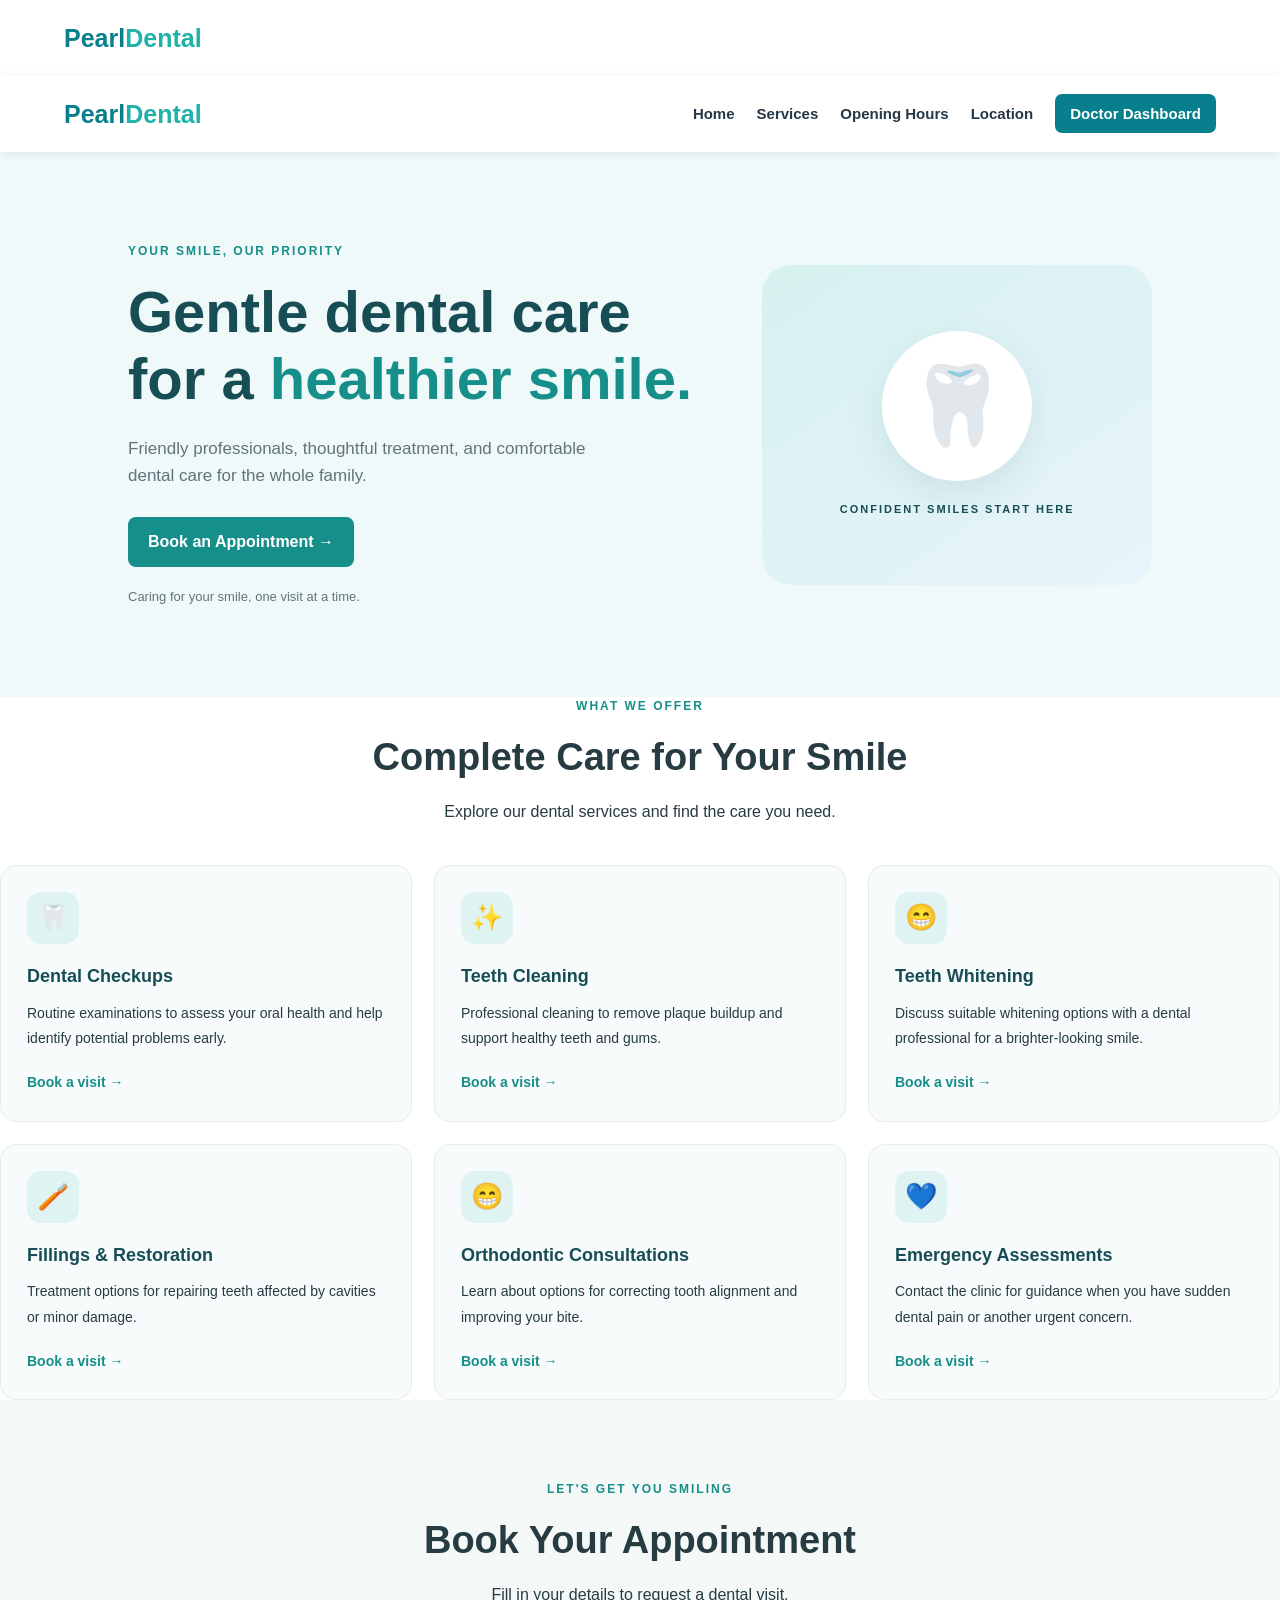
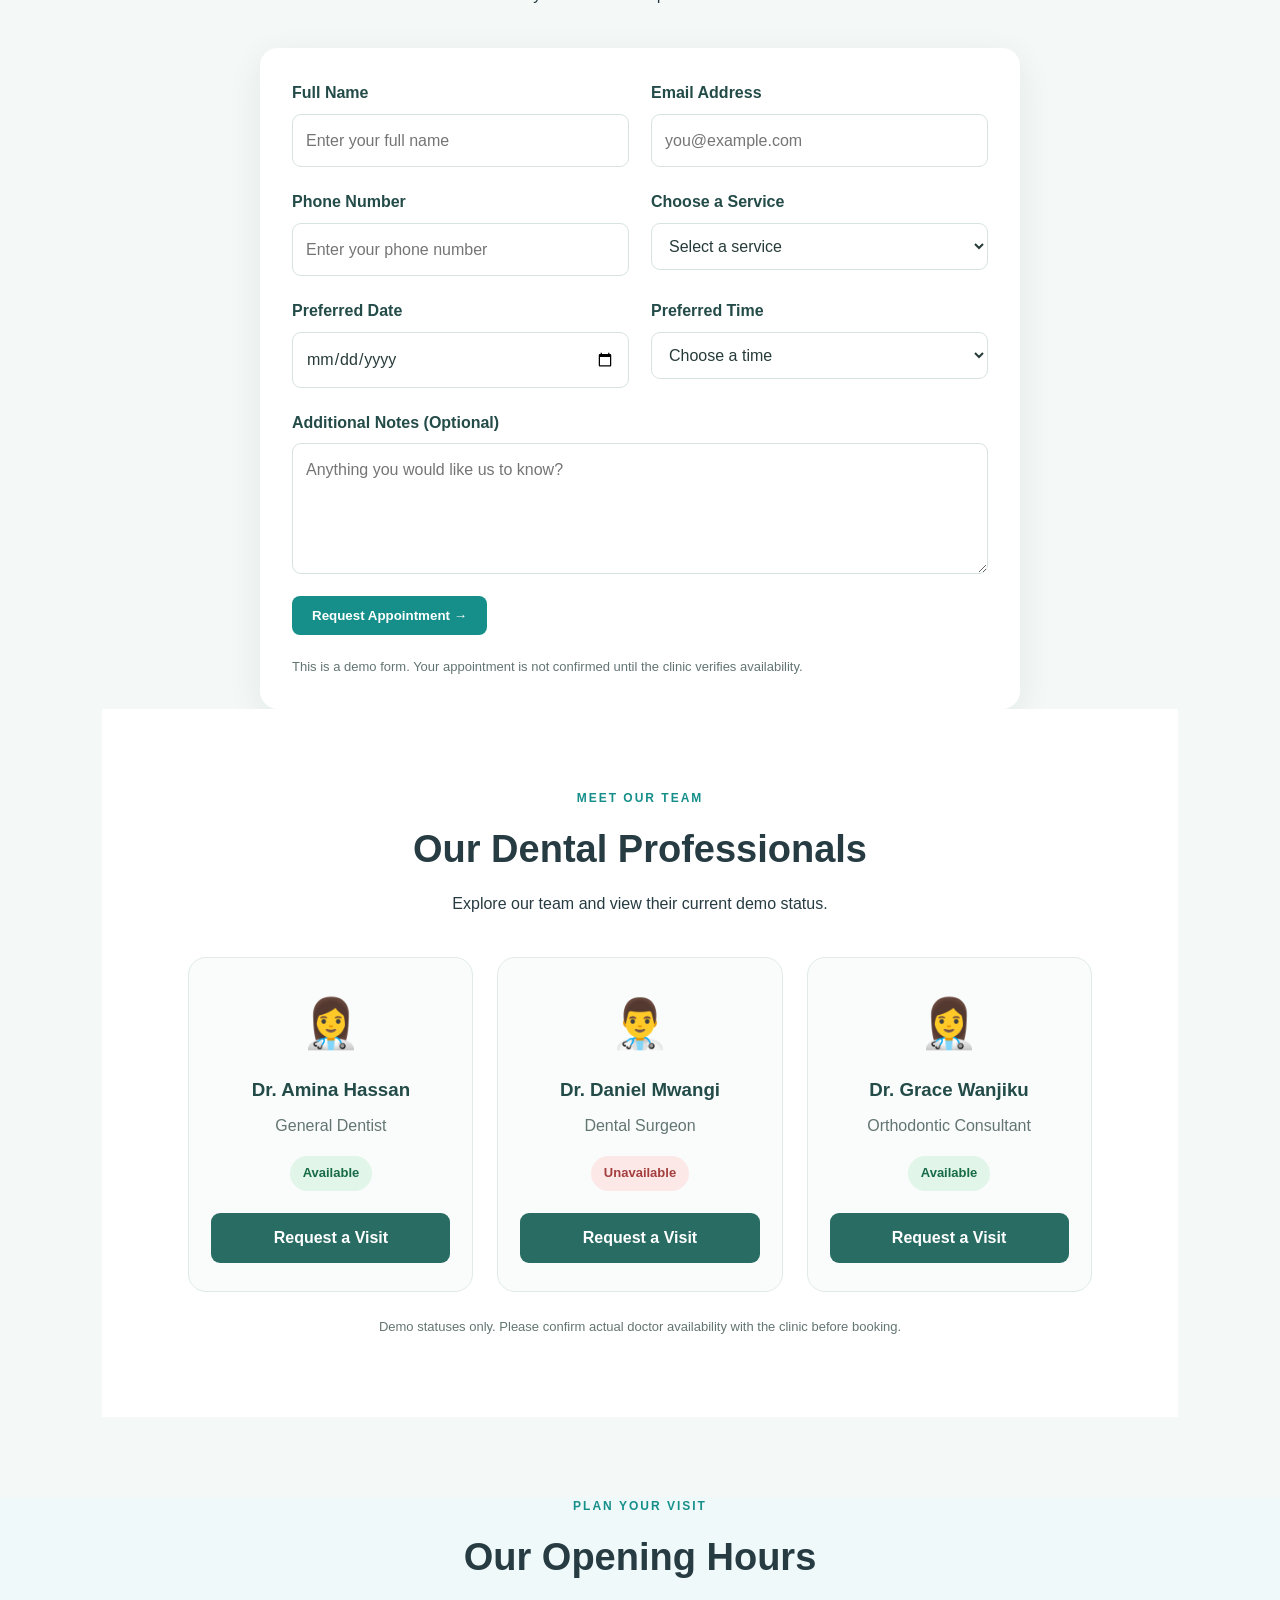
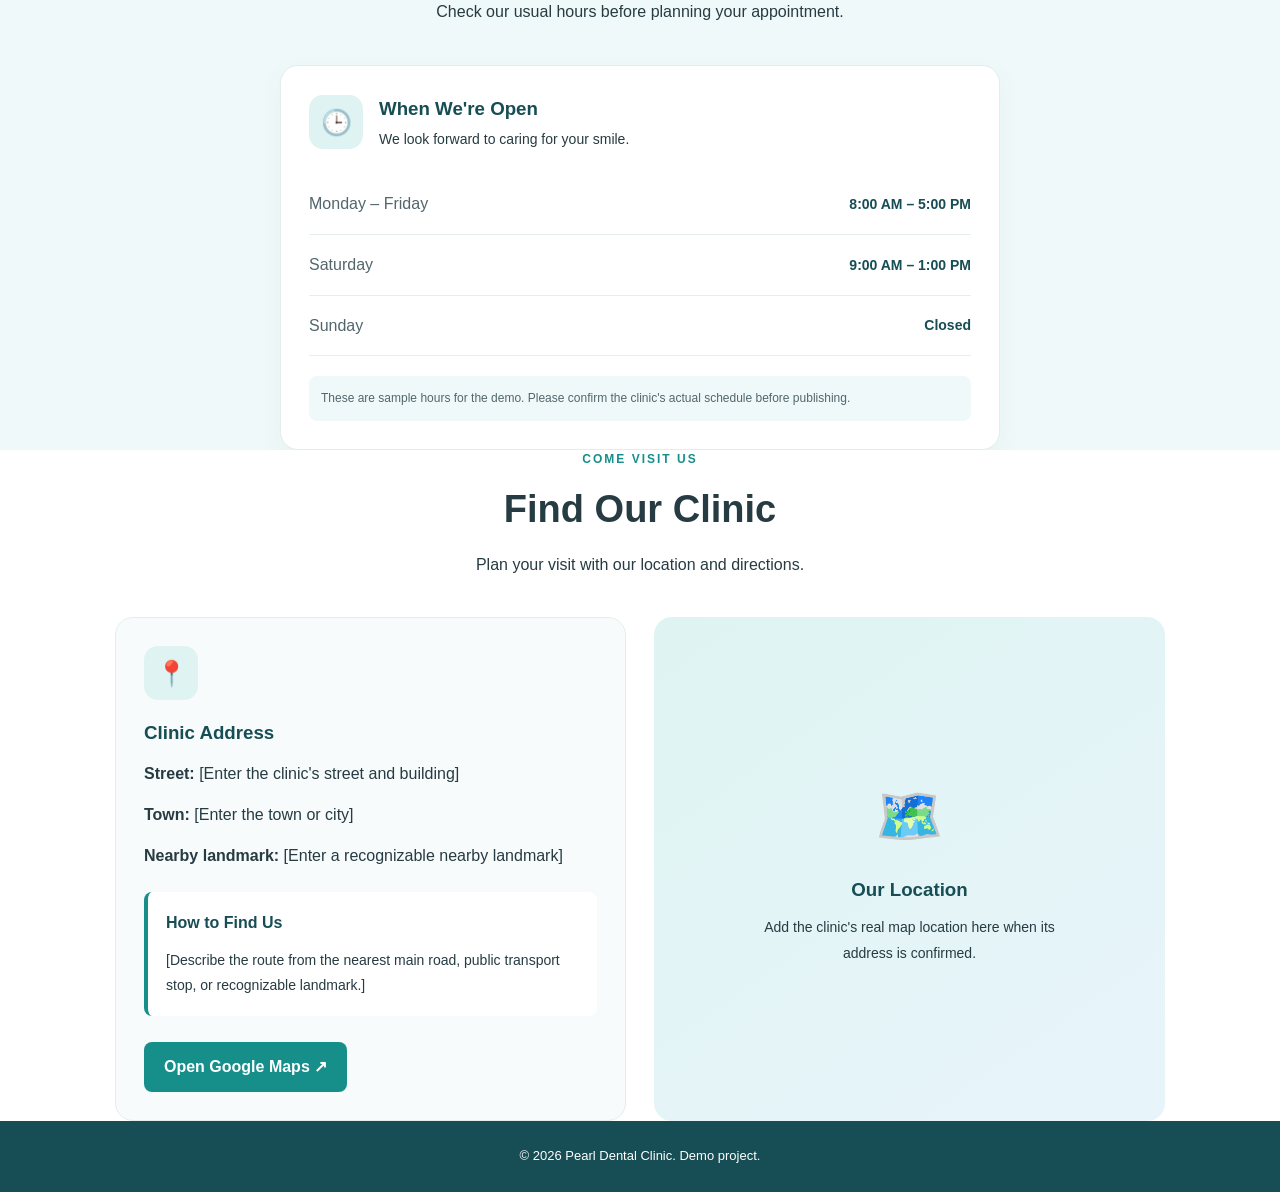
<file: index.html>
<!DOCTYPE html>
<html lang="en">
<head>
    <meta charset="UTF-8">
    <meta name="viewport" content="width=device-width, initial-scale=1.0">
    <title>Pearl Dental Clinic</title>
    <link rel="stylesheet" href="style.css">
</head>
<body>

   
<header class="navbar">
    <a href="index.html" class="logo">
        Pearl<span>Dental</span>
    </a>

   
</header>


        
<header class="navbar">
    <a href="index.html" class="logo">
        Pearl<span>Dental</span>
    </a>

    <ul class="nav-links">
        <li><a href="index.html">Home</a></li>
        <li><a href="#services">Services</a></li>
        <li><a href="#opening-hours">Opening Hours</a></li>
        <li><a href="#location">Location</a></li>
        <li>
            <a href="doctor-dashboard.html" class="dashboard-link">
                Doctor Dashboard
            </a>
        </li>
    </ul>
</header>


        <section class="hero" id="home">
            <div class="hero-content">
                <p class="eyebrow">YOUR SMILE, OUR PRIORITY</p>

                <h1>Gentle dental care for a <span>healthier smile.</span></h1>

                <p class="hero-description">
                    Friendly professionals, thoughtful treatment,
                    and comfortable dental care for the whole family.
                </p>

                <a href="#appointment" class="primary-button">
                    Book an Appointment →
                </a>

                <p class="hero-note">
                    Caring for your smile, one visit at a time.
                </p>
            </div>

            <div class="hero-visual">
                <div class="tooth-icon">🦷</div>
                <p>CONFIDENT SMILES START HERE</p>
            </div>
        </section>

        
<section id="services" class="services-section">
    <div class="section-heading">
        <p class="eyebrow">WHAT WE OFFER</p>
        <h2>Complete Care for Your Smile</h2>
        <p>Explore our dental services and find the care you need.</p>
    </div>

    <div class="services-grid">

        <article class="service-card">
            <div class="service-icon">🦷</div>
            <h3>Dental Checkups</h3>
            <p>
                Routine examinations to assess your oral health
                and help identify potential problems early.
            </p>
            <a href="#appointment">Book a visit →</a>
        </article>

        <article class="service-card">
            <div class="service-icon">✨</div>
            <h3>Teeth Cleaning</h3>
            <p>
                Professional cleaning to remove plaque buildup
                and support healthy teeth and gums.
            </p>
            <a href="#appointment">Book a visit →</a>
        </article>

        <article class="service-card">
            <div class="service-icon">😁</div>
            <h3>Teeth Whitening</h3>
            <p>
                Discuss suitable whitening options with a dental
                professional for a brighter-looking smile.
            </p>
            <a href="#appointment">Book a visit →</a>
        </article>

        <article class="service-card">
            <div class="service-icon">🪥</div>
            <h3>Fillings & Restoration</h3>
            <p>
                Treatment options for repairing teeth affected
                by cavities or minor damage.
            </p>
            <a href="#appointment">Book a visit →</a>
        </article>

        <article class="service-card">
            <div class="service-icon">😁</div>
            <h3>Orthodontic Consultations</h3>
            <p>
                Learn about options for correcting tooth alignment
                and improving your bite.
            </p>
            <a href="#appointment">Book a visit →</a>
        </article>

        <article class="service-card">
            <div class="service-icon">💙</div>
            <h3>Emergency Assessments</h3>
            <p>
                Contact the clinic for guidance when you have
                sudden dental pain or another urgent concern.
            </p>
            <a href="#appointment">Book a visit →</a>
        </article>

    </div>
</section>


        
<section id="appointment" class="appointment-section">
    <div class="section-heading">
        <p class="eyebrow">LET'S GET YOU SMILING</p>
        <h2>Book Your Appointment</h2>
        <p>Fill in your details to request a dental visit.</p>
    </div>

    <form class="appointment-form" id="appointment-form">
        <div class="form-group">
            <label for="patient-name">Full Name</label>
            <input
                type="text"
                id="patient-name"
                name="patient-name"
                placeholder="Enter your full name"
                required
            >
        </div>

        <div class="form-group">
            <label for="patient-email">Email Address</label>
            <input
                type="email"
                id="patient-email"
                name="patient-email"
                placeholder="you@example.com"
                required
            >
        </div>

        <div class="form-group">
            <label for="patient-phone">Phone Number</label>
            <input
                type="tel"
                id="patient-phone"
                name="patient-phone"
                placeholder="Enter your phone number"
                required
            >
        </div>

        <div class="form-group">
            <label for="dental-service">Choose a Service</label>
            <select id="dental-service" name="dental-service" required>
                <option value="">Select a service</option>
                <option value="checkup">Dental Checkup</option>
                <option value="cleaning">Teeth Cleaning</option>
                <option value="whitening">Teeth Whitening</option>
                <option value="restoration">Fillings & Restoration</option>
                <option value="orthodontics">Orthodontic Consultation</option>
                <option value="emergency">Emergency Assessment</option>
            </select>
        </div>

        <div class="form-group">
            <label for="appointment-date">Preferred Date</label>
            <input
                type="date"
                id="appointment-date"
                name="appointment-date"
                required
            >
        </div>

        <div class="form-group">
            <label for="appointment-time">Preferred Time</label>
            <select id="appointment-time" name="appointment-time" required>
                <option value="">Choose a time</option>
                <option value="09:00">9:00 AM</option>
                <option value="10:00">10:00 AM</option>
                <option value="11:00">11:00 AM</option>
                <option value="12:00">12:00 PM</option>
                <option value="14:00">2:00 PM</option>
                <option value="15:00">3:00 PM</option>
            </select>
        </div>

        <div class="form-group full-width">
            <label for="appointment-notes">Additional Notes (Optional)</label>
            <textarea
                id="appointment-notes"
                name="appointment-notes"
                rows="4"
                placeholder="Anything you would like us to know?"
            ></textarea>
        </div>

        <button type="submit" class="primary-button">
            Request Appointment →
        </button>

        <p class="form-note">
            This is a demo form. Your appointment is not confirmed until
            the clinic verifies availability.
        </p>
    </form>
    
<section id="doctors" class="doctors-section">
    <div class="section-heading">
        <p class="eyebrow">MEET OUR TEAM</p>
        <h2>Our Dental Professionals</h2>
        <p>Explore our team and view their current demo status.</p>
    </div>

    <div class="doctors-grid">
        <article class="doctor-card">
            <div class="doctor-avatar">👩‍⚕️</div>
            <h3>Dr. Amina Hassan</h3>
            <p class="doctor-specialty">General Dentist</p>
            
<button
    type="button"
    id="amina-status"
    class="availability available"
>
    Available
</button>

            <a href="#appointment" class="doctor-button">
                Request a Visit
            </a>
        </article>

        <article class="doctor-card">
            <div class="doctor-avatar">👨‍⚕️</div>
            <h3>Dr. Daniel Mwangi</h3>
            <p class="doctor-specialty">Dental Surgeon</p>
          
<button
    type="button"
    id="daniel-status"
    class="availability unavailable"
>
    Unavailable
</button>

            <a href="#appointment" class="doctor-button">
                Request a Visit
            </a>
        </article>

        <article class="doctor-card">
            <div class="doctor-avatar">👩‍⚕️</div>
            <h3>Dr. Grace Wanjiku</h3>
            <p class="doctor-specialty">Orthodontic Consultant</p>
           <button type="button"
    class="availability available"
    onclick="toggleAvailability(this)">
    Available
</button>
            <a href="#appointment" class="doctor-button">
                Request a Visit
            </a>
        </article>
    </div>

    <p class="availability-note">
        Demo statuses only. Please confirm actual doctor availability
        with the clinic before booking.
    </p>
</section>

</section>


        
<section id="hours" class="hours-section">
    <div class="section-heading">
        <p class="eyebrow">PLAN YOUR VISIT</p>
        <h2>Our Opening Hours</h2>
        <p>Check our usual hours before planning your appointment.</p>
    </div>

    <div class="hours-card">
        <div class="hours-intro">
            <span class="hours-icon">🕒</span>
            <div>
                <h3>When We're Open</h3>
                <p>We look forward to caring for your smile.</p>
            </div>
        </div>

        <div class="hours-row">
            <span>Monday – Friday</span>
            <strong>8:00 AM – 5:00 PM</strong>
        </div>

        <div class="hours-row">
            <span>Saturday</span>
            <strong>9:00 AM – 1:00 PM</strong>
        </div>

        <div class="hours-row">
            <span>Sunday</span>
            <strong>Closed</strong>
        </div>

        <div class="hours-note">
            These are sample hours for the demo. Please confirm
            the clinic's actual schedule before publishing.
        </div>
    </div>
</section>


       
<section id="location" class="location-section">
    <div class="section-heading">
        <p class="eyebrow">COME VISIT US</p>
        <h2>Find Our Clinic</h2>
        <p>Plan your visit with our location and directions.</p>
    </div>

    <div class="location-layout">

        <div class="location-card">
            <div class="location-icon">📍</div>
            <h3>Clinic Address</h3>
            <p>
                <strong>Street:</strong>
                [Enter the clinic's street and building]
            </p>
            <p>
                <strong>Town:</strong>
                [Enter the town or city]
            </p>
            <p>
                <strong>Nearby landmark:</strong>
                [Enter a recognizable nearby landmark]
            </p>

            <div class="directions-box">
                <h4>How to Find Us</h4>
                <p>
                    [Describe the route from the nearest main road,
                    public transport stop, or recognizable landmark.]
                </p>
            </div>

            <a
                class="primary-button map-button"
                href="https://www.google.com/maps"
                target="_blank"
                rel="noopener noreferrer"
            >
                Open Google Maps ↗
            </a>
        </div>

        <div class="map-placeholder">
            <span>🗺️</span>
            <h3>Our Location</h3>
            <p>
                Add the clinic's real map location here
                when its address is confirmed.
            </p>
        </div>

    </div>
</section>

    </main>

    <footer>
        <p>© 2026 Pearl Dental Clinic. Demo project.</p>
    </footer>

    <script src="script.js"></script>
</file>
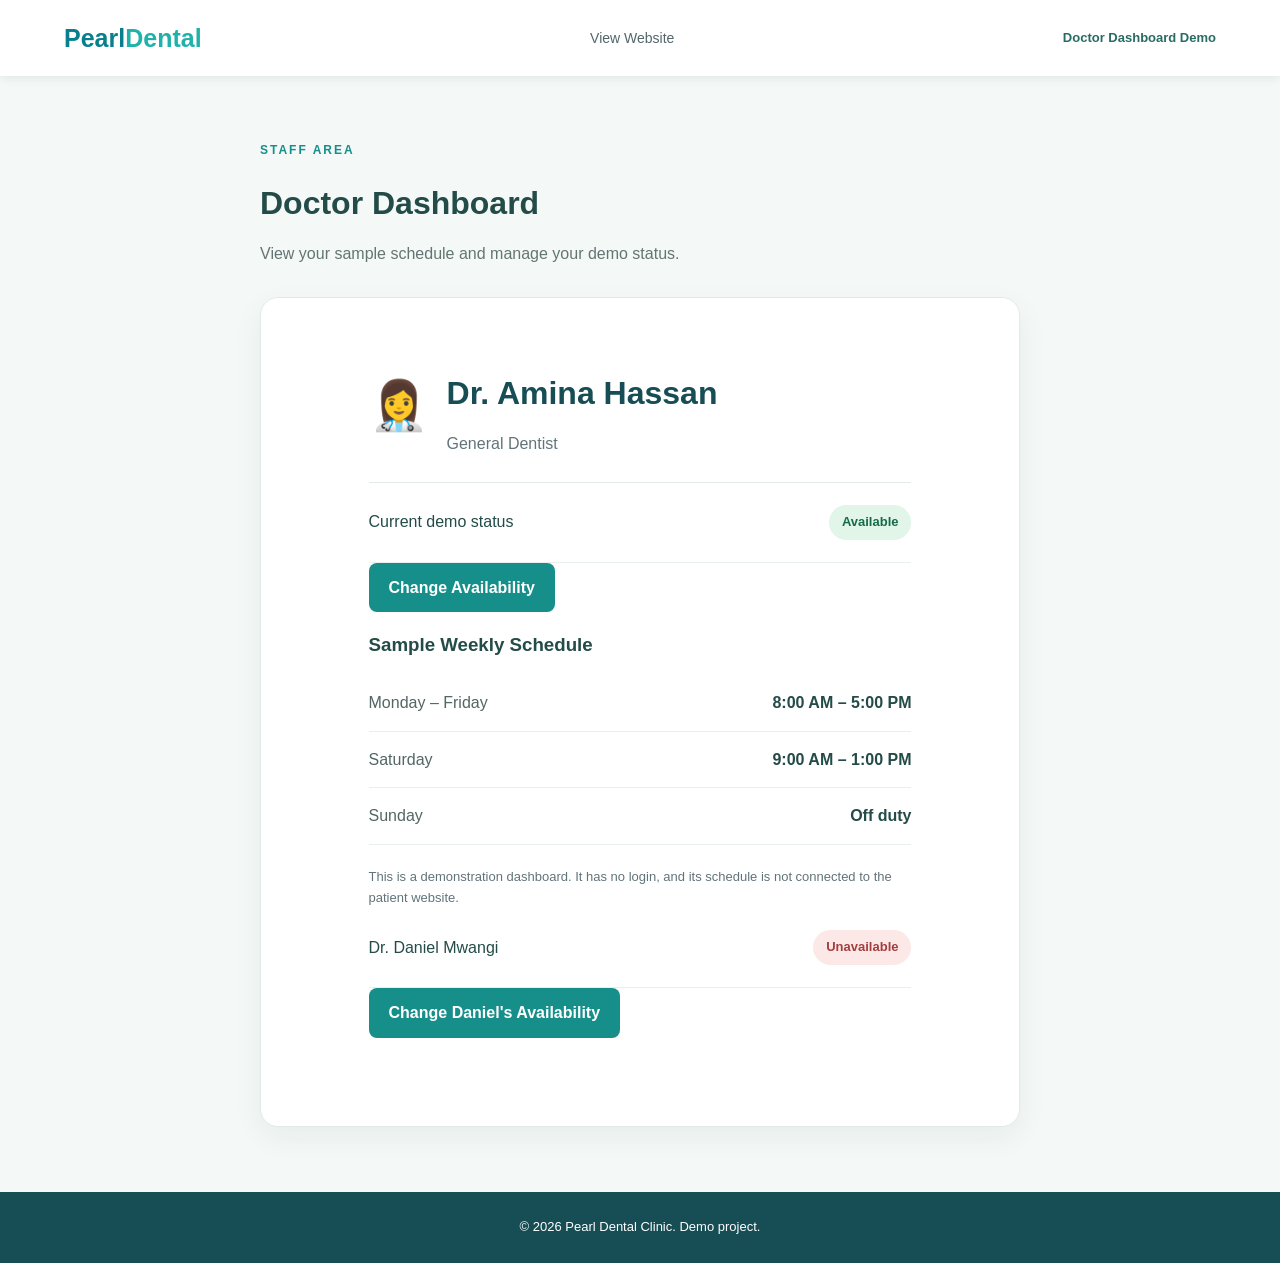
<file: doctor_dashboard.html>
<!DOCTYPE html>
<html lang="en">
<head>
    <meta charset="UTF-8">
    <meta name="viewport" content="width=device-width, initial-scale=1.0">
    <title>Doctor Dashboard | Pearl Dental Clinic</title>
    <link rel="stylesheet" href="style.css">
</head>
<body>

    <header class="navbar">
        <a href="index.html" class="logo">
            Pearl<span>Dental</span>
        </a>

        <nav>
            <a href="index.html">View Website</a>
        </nav>

        <span class="dashboard-label">Doctor Dashboard Demo</span>
    </header>

    <main class="dashboard-section">
        <div class="dashboard-heading">
            <p class="eyebrow">STAFF AREA</p>
            <h1>Doctor Dashboard</h1>
            <p>View your sample schedule and manage your demo status.</p>
        </div>

        <section class="dashboard-card">
            <div class="dashboard-profile">
                <div class="doctor-avatar">👩‍⚕️</div>
                <div>
                    <h2>Dr. Amina Hassan</h2>
                    <p>General Dentist</p>
                </div>
            </div>

            
<div class="dashboard-status">
    <span>Current demo status</span>

    <button
        type="button"
        id="doctor-status"
        class="availability available"
    >
        Available
    </button>
</div>

<button
    type="button"
    id="toggle-doctor-status"
    class="primary-button"
>
    Change Availability
</button>


            <div class="dashboard-schedule">
                <h3>Sample Weekly Schedule</h3>

                <div class="schedule-row">
                    <span>Monday – Friday</span>
                    <strong>8:00 AM – 5:00 PM</strong>
                </div>

                <div class="schedule-row">
                    <span>Saturday</span>
                    <strong>9:00 AM – 1:00 PM</strong>
                </div>

                <div class="schedule-row">
                    <span>Sunday</span>
                    <strong>Off duty</strong>
                </div>
            </div>

            <p class="form-note">
                This is a demonstration dashboard. It has no login,
                and its schedule is not connected to the patient website.
            </p>
            
<div class="dashboard-status">
    <span>Dr. Daniel Mwangi</span>

    <button
        type="button"
        id="daniel-status"
        class="availability unavailable"
    >
        Unavailable
    </button>
</div>

<button
    type="button"
    id="toggle-daniel-status"
    class="primary-button"
>
    Change Daniel's Availability
</button>

        </section>
    </main>

    <footer>
        <p>© 2026 Pearl Dental Clinic. Demo project.</p>
    </footer>

</body>

<script>
    
const statusButton = document.getElementById("doctor-status");
const toggleButton = document.getElementById("toggle-doctor-status");

function displayStatus(isAvailable) {
    statusButton.classList.toggle("available", isAvailable);
    statusButton.classList.toggle("unavailable", !isAvailable);
    statusButton.textContent = isAvailable ? "Available" : "Unavailable";
}

const savedStatus = localStorage.getItem("pearlDoctorAvailable");

displayStatus(savedStatus !== "false");

toggleButton.addEventListener("click", function () {
    const isAvailable = statusButton.classList.contains("available");
    const newStatus = !isAvailable;

    localStorage.setItem("pearlDoctorAvailable", newStatus);
    displayStatus(newStatus);
});

</script>

<script>
    const statusButton = document.getElementById("doctor-status");
    const toggleButton = document.getElementById("toggle-doctor-status");

    function displayStatus(isAvailable) {
        statusButton.classList.toggle("available", isAvailable);
        statusButton.classList.toggle("unavailable", !isAvailable);
        statusButton.textContent = isAvailable ? "Available" : "Unavailable";
    }

    const savedStatus = localStorage.getItem("pearlDoctorAvailable");
    displayStatus(savedStatus !== "false");

    toggleButton.addEventListener("click", function () {
        const isAvailable = statusButton.classList.contains("available");
        const newStatus = !isAvailable;

        localStorage.setItem("pearlDoctorAvailable", newStatus);
        displayStatus(newStatus);
    });
</script>
</body>
</html>
</file>
<file: style.css>
/* 1. BASIC PAGE STYLING */
* {
    margin: 0;
    padding: 0;
    box-sizing: border-box;
}

html {
    scroll-behavior: smooth;
}

body {
    font-family: Arial, sans-serif;
    color: #263b42;
    background: #ffffff;
    line-height: 1.6;
}

a {
    text-decoration: none;
}

/* 2. NAVIGATION BAR */
.navbar {
    display: flex;
    align-items: center;
    justify-content: space-between;
    gap: 24px;
    padding: 20px 7%;
    background: #ffffff;
    box-shadow: 0 2px 15px rgba(30, 70, 80, 0.06);
}

.logo {
    color: #174d54;
    font-size: 24px;
    font-weight: 800;
    white-space: nowrap;
}

.logo span {
    color: #27a6a1;
}

.navbar nav {
    display: flex;
    gap: 22px;
}

.navbar nav a {
    color: #52666c;
    font-size: 14px;
    transition: color 0.3s ease;
}

.navbar nav a:hover {
    color: #169c96;
}

.nav-button,
.primary-button {
    display: inline-block;
    background: #168f8a;
    color: white;
    padding: 12px 20px;
    border-radius: 8px;
    font-weight: 700;
    transition: background 0.3s ease,
                transform 0.3s ease;
}

.nav-button:hover,
.primary-button:hover {
    background: #116e6a;
    transform: translateY(-2px);
}

/* 3. WELCOME SECTION */
.hero {
    display: grid;
    grid-template-columns: 1.2fr 0.8fr;
    align-items: center;
    gap: 50px;
    padding: 90px 10%;
    background: #f0f9f9;
}

.hero-content {
    max-width: 600px;
}

.eyebrow {
    color: #168f8a;
    font-size: 12px;
    font-weight: 800;
    letter-spacing: 2px;
    margin-bottom: 18px;
}

.hero h1 {
    color: #174d54;
    font-size: clamp(36px, 5vw, 58px);
    line-height: 1.15;
    margin-bottom: 22px;
}

.hero h1 span {
    color: #168f8a;
}

.hero-description {
    color: #61747a;
    font-size: 17px;
    max-width: 480px;
    margin-bottom: 28px;
}

.hero-note {
    color: #61747a;
    font-size: 13px;
    margin-top: 20px;
}

/* 4. DECORATIVE HERO PANEL */
.hero-visual {
    min-height: 320px;
    display: flex;
    flex-direction: column;
    align-items: center;
    justify-content: center;
    gap: 20px;
    padding: 30px;
    background: linear-gradient(145deg, #d6f1ef, #e8f4fb);
    border-radius: 30px;
    text-align: center;
}

.tooth-icon {
    width: 150px;
    height: 150px;
    display: flex;
    align-items: center;
    justify-content: center;
    background: #ffffff;
    border-radius: 50%;
    font-size: 78px;
    box-shadow: 0 12px 35px rgba(30, 90, 100, 0.1);
}

.hero-visual p {
    color: #174d54;
    font-size: 11px;
    font-weight: 800;
    letter-spacing: 2px;
}

/* 5. PLACEHOLDER SECTIONS */
main > section:not(.hero) {
    padding: 70px 10%;
    scroll-margin-top: 20px;
}

main > section:not(.hero) h2 {
    color: #174d54;
    font-size: 32px;
    margin-bottom: 12px;
}

main > section:not(.hero) p {
    color: #61747a;
}

/* 6. FOOTER */
footer {
    padding: 25px;
    text-align: center;
    background: #174d54;
    color: #ffffff;
    font-size: 13px;
}

/* 7. MOBILE RESPONSIVENESS */
@media (max-width: 900px) {
    .navbar {
        flex-wrap: wrap;
        padding: 18px 5%;
    }

    .navbar nav {
        order: 3;
        width: 100%;
        justify-content: center;
        flex-wrap: wrap;
        gap: 14px;
    }

    .hero {
        grid-template-columns: 1fr;
        padding: 60px 7%;
        gap: 35px;
    }

    .hero-visual {
        min-height: 250px;
    }

    main > section:not(.hero) {
        padding: 55px 7%;
    }
}

@media (max-width: 480px) {
    .logo {
        font-size: 21px;
    }

    .nav-button {
        padding: 10px 12px;
        font-size: 12px;
    }

    .hero h1 {
        font-size: 38px;
    }

    .hero-description {
        font-size: 15px;
    }

    .tooth-icon {
        width: 120px;
        height: 120px;
        font-size: 62px;
    }
}

/* SERVICES SECTION */
.services-section {
    background: #ffffff;
}

.section-heading {
    max-width: 650px;
    margin: 0 auto 40px;
    text-align: center;
}

.section-heading .eyebrow {
    margin-bottom: 10px;
}

.section-heading h2 {
    font-size: clamp(28px, 4vw, 38px);
}

.section-heading > p:last-child {
    margin-top: 12px;
}

.services-grid {
    display: grid;
    grid-template-columns: repeat(3, minmax(0, 1fr));
    gap: 22px;
}

.service-card {
    padding: 26px;
    background: #f7fbfb;
    border: 1px solid #e2eeee;
    border-radius: 16px;
    transition: transform 0.3s ease,
                box-shadow 0.3s ease,
                border-color 0.3s ease;
}

.service-card:hover {
    transform: translateY(-5px);
    box-shadow: 0 12px 28px rgba(30, 90, 100, 0.1);
    border-color: #a8dcd8;
}

.service-icon {
    display: flex;
    align-items: center;
    justify-content: center;
    width: 52px;
    height: 52px;
    margin-bottom: 18px;
    background: #dff4f2;
    border-radius: 14px;
    font-size: 26px;
}

.service-card h3 {
    margin-bottom: 10px;
    color: #174d54;
    font-size: 18px;
}

.service-card p {
    margin-bottom: 18px;
    font-size: 14px;
    line-height: 1.8;
}

.service-card a {
    color: #168f8a;
    font-weight: 700;
    font-size: 14px;
}

.service-card a:hover {
    color: #116e6a;
}

@media (max-width: 900px) {
    .services-grid {
        grid-template-columns: repeat(2, minmax(0, 1fr));
    }
}

@media (max-width: 560px) {
    .services-grid {
        grid-template-columns: 1fr;
    }

    .service-card {
        padding: 22px;
    }
}

/* OPENING HOURS */
.hours-section {
    background: #f0f9f9;
}

.hours-card {
    max-width: 720px;
    margin: 0 auto;
    padding: 28px;
    background: #ffffff;
    border: 1px solid #e2eeee;
    border-radius: 18px;
    box-shadow: 0 8px 25px rgba(30, 90, 100, 0.05);
}

.hours-intro {
    display: flex;
    align-items: center;
    gap: 16px;
    margin-bottom: 24px;
}

.hours-icon {
    display: flex;
    align-items: center;
    justify-content: center;
    width: 54px;
    height: 54px;
    flex-shrink: 0;
    border-radius: 14px;
    background: #dff4f2;
    font-size: 25px;
}

.hours-intro h3 {
    color: #174d54;
    margin-bottom: 4px;
}

.hours-intro p {
    font-size: 14px;
}

.hours-row {
    display: flex;
    justify-content: space-between;
    align-items: center;
    gap: 16px;
    padding: 17px 0;
    border-bottom: 1px solid #e7eeee;
}

.hours-row span {
    color: #52666c;
}

.hours-row strong {
    color: #174d54;
    text-align: right;
    font-size: 14px;
}

.hours-note {
    margin-top: 20px;
    padding: 12px;
    border-radius: 8px;
    background: #f0f9f9;
    color: #52666c;
    font-size: 12px;
    line-height: 1.7;
}

@media (max-width: 480px) {
    .hours-card {
        padding: 20px;
    }

    .hours-row {
        align-items: flex-start;
        flex-direction: column;
        gap: 4px;
    }

    .hours-row strong {
        text-align: left;
    }
}

/* LOCATION SECTION */
.location-section {
    background: #ffffff;
}

.location-layout {
    display: grid;
    grid-template-columns: 1fr 1fr;
    gap: 28px;
    max-width: 1050px;
    margin: 0 auto;
}

.location-card {
    padding: 28px;
    border: 1px solid #e2eeee;
    border-radius: 18px;
    background: #f7fbfb;
}

.location-icon {
    display: flex;
    align-items: center;
    justify-content: center;
    width: 54px;
    height: 54px;
    margin-bottom: 18px;
    background: #dff4f2;
    border-radius: 14px;
    font-size: 25px;
}

.location-card h3,
.directions-box h4 {
    color: #174d54;
    margin-bottom: 12px;
}

.location-card > p {
    margin-bottom: 12px;
    line-height: 1.8;
    overflow-wrap: anywhere;
}

.directions-box {
    margin: 22px 0;
    padding: 18px;
    background: #ffffff;
    border-left: 4px solid #168f8a;
    border-radius: 8px;
}

.directions-box p {
    font-size: 14px;
    line-height: 1.8;
}

.map-button {
    margin-top: 4px;
}

.map-placeholder {
    display: flex;
    flex-direction: column;
    align-items: center;
    justify-content: center;
    min-height: 350px;
    padding: 28px;
    border-radius: 18px;
    background: linear-gradient(145deg, #dff4f2, #e8f4fb);
    text-align: center;
}

.map-placeholder > span {
    font-size: 55px;
    margin-bottom: 15px;
}

.map-placeholder h3 {
    color: #174d54;
    margin-bottom: 10px;
}

.map-placeholder p {
    max-width: 300px;
    font-size: 14px;
    line-height: 1.8;
}

@media (max-width: 700px) {
    .location-layout {
        grid-template-columns: 1fr;
    }

    .map-placeholder {
        min-height: 250px;
    }

    .location-card {
        padding: 22px;
    }
}

/* Appointment booking form */
.appointment-section {
    padding: 80px 8%;
    background: #f4f8f7;
}

.appointment-form {
    max-width: 760px;
    margin: 35px auto 0;
    padding: 32px;
    display: grid;
    grid-template-columns: 1fr 1fr;
    gap: 22px;
    background: #ffffff;
    border-radius: 18px;
    box-shadow: 0 10px 35px rgba(20, 60, 55, 0.08);
}

.form-group {
    display: flex;
    flex-direction: column;
    gap: 8px;
}

.form-group label {
    font-weight: 600;
    color: #234b48;
}

.form-group input,
.form-group select,
.form-group textarea {
    width: 100%;
    padding: 13px;
    border: 1px solid #d7e3e0;
    border-radius: 9px;
    background: #ffffff;
    font: inherit;
    color: #263b39;
}

.form-group input:focus,
.form-group select:focus,
.form-group textarea:focus {
    outline: 2px solid #8fc9bd;
    border-color: #438f81;
}

.full-width {
    grid-column: 1 / -1;
}

.appointment-form button {
    border: none;
    cursor: pointer;
    justify-self: start;
}

.form-note {
    grid-column: 1 / -1;
    margin: 0;
    color: #637572;
    font-size: 13px;
    line-height: 1.6;
}

@media (max-width: 600px) {
    .appointment-form {
        grid-template-columns: 1fr;
        padding: 22px;
    }

    .full-width,
    .form-note {
        grid-column: auto;
    }

    .appointment-form button {
        width: 100%;
        text-align: center;
    }
}

/* Doctor availability section */
.doctors-section {
    padding: 80px 8%;
    background: #ffffff;
}

.doctors-grid {
    display: grid;
    grid-template-columns: repeat(3, minmax(0, 1fr));
    gap: 24px;
    margin-top: 35px;
}

.doctor-card {
    padding: 28px 22px;
    text-align: center;
    border: 1px solid #e0ebe7;
    border-radius: 18px;
    background: #f9fcfb;
    transition: transform 0.2s, box-shadow 0.2s;
}

.doctor-card:hover {
    transform: translateY(-5px);
    box-shadow: 0 10px 25px rgba(20, 60, 55, 0.08);
}

.doctor-avatar {
    font-size: 48px;
    margin-bottom: 12px;
}

.doctor-card h3 {
    color: #234b48;
    margin-bottom: 8px;
}

.doctor-specialty {
    color: #637572;
    margin-bottom: 18px;
}

.availability {
    display: inline-block;
    padding: 7px 13px;
    border-radius: 20px;
    font-size: 13px;
    font-weight: 600;
}

.availability.available {
    color: #176b46;
    background: #e1f5e9;
}

.availability.unavailable {
    color: #a43e3e;
    background: #fde8e8;
}

.doctor-button {
    display: block;
    margin-top: 22px;
    padding: 12px;
    border-radius: 9px;
    background: #286c63;
    color: #ffffff;
    text-decoration: none;
    font-weight: 600;
}

.doctor-button:hover {
    background: #1d514b;
}

.availability-note {
    margin-top: 25px;
    text-align: center;
    color: #637572;
    font-size: 13px;
    line-height: 1.6;
}

@media (max-width: 800px) {
    .doctors-grid {
        grid-template-columns: repeat(2, minmax(0, 1fr));
    }
}

@media (max-width: 550px) {
    .doctors-grid {
        grid-template-columns: 1fr;
    }
}

.availability {
    border: none;
    cursor: pointer;
    font: inherit;
    font-size: 13px;
    font-weight: 600;
}

.availability:focus-visible {
    outline: 2px solid #286c63;
    outline-offset: 3px;
}

/* Doctor dashboard */
.dashboard-section {
    min-height: 75vh;
    padding: 65px 8%;
    background: #f4f8f7;
}

.dashboard-heading {
    max-width: 760px;
    margin: 0 auto 30px;
}

.dashboard-heading h1 {
    margin-bottom: 12px;
    color: #234b48;
}

.dashboard-heading > p:last-child {
    color: #637572;
    line-height: 1.6;
}

.dashboard-label {
    color: #286c63;
    font-size: 13px;
    font-weight: 600;
}

.dashboard-card {
    max-width: 760px;
    margin: 0 auto;
    padding: 30px;
    border: 1px solid #e0ebe7;
    border-radius: 18px;
    background: #ffffff;
    box-shadow: 0 10px 30px rgba(20, 60, 55, 0.06);
}

.dashboard-profile {
    display: flex;
    align-items: center;
    gap: 18px;
    padding-bottom: 25px;
    border-bottom: 1px solid #e0ebe7;
}

.dashboard-profile h2 {
    color: #234b48;
    margin-bottom: 6px;
}

.dashboard-profile p {
    color: #637572;
}

.dashboard-status {
    display: flex;
    justify-content: space-between;
    align-items: center;
    gap: 15px;
    padding: 22px 0;
}

.dashboard-schedule h3 {
    margin-bottom: 15px;
    color: #234b48;
}

.schedule-row {
    display: flex;
    justify-content: space-between;
    gap: 15px;
    padding: 15px 0;
    border-bottom: 1px solid #e8efed;
    color: #526663;
}

.schedule-row strong {
    color: #234b48;
    text-align: right;
}

.dashboard-card .form-note {
    margin-top: 22px;
}

@media (max-width: 600px) {
    .dashboard-card {
        padding: 22px;
    }

    .dashboard-status,
    .schedule-row {
        align-items: flex-start;
        flex-direction: column;
    }

    .schedule-row strong {
        text-align: left;
    }
}

/* Doctor availability controls */
.dashboard-status {
    display: flex;
    justify-content: space-between;
    align-items: center;
    gap: 15px;
    padding: 22px 0;
    border-bottom: 1px solid #e8efed;
    color: #234b48;
}

#toggle-doctor-status,
#toggle-daniel-status {
    margin-bottom: 18px;
    border: none;
    cursor: pointer;
    font: inherit;
    font-weight: 600;
}

#toggle-doctor-status:hover,
#toggle-daniel-status:hover {
    filter: brightness(0.92);
}

.dashboard-status .availability {
    flex-shrink: 0;
}

@media (max-width: 600px) {
    .dashboard-status {
        align-items: flex-start;
        flex-direction: column;
    }
}

/* ===== PEARL DENTAL CLINIC NAVIGATION ===== */

.navbar {
    display: flex;
    justify-content: space-between;
    align-items: center;
    padding: 18px 6%;
    background-color: #ffffff;
    box-shadow: 0 2px 10px rgba(0, 0, 0, 0.08);
    position: sticky;
    top: 0;
    z-index: 1000;
}

/* Clinic logo */
.logo {
    font-size: 25px;
    font-weight: bold;
    color: #087f8c;
    text-decoration: none;
    white-space: nowrap;
}

.logo span {
    color: #20b2aa;
}

/* Navigation links */
.nav-links {
    display: flex;
    align-items: center;
    gap: 25px;
    list-style: none;
    margin: 0;
    padding: 0;
}

.nav-links a {
    text-decoration: none;
    color: #263746;
    font-size: 15px;
    font-weight: 600;
    transition: color 0.3s ease;
}

.nav-links a:hover {
    color: #08a6a6;
}

/* Doctor dashboard link */
.nav-links .dashboard-link {
    background-color: #087f8c;
    color: #ffffff;
    padding: 11px 16px;
    border-radius: 8px;
    transition: background-color 0.3s ease;
}

.nav-links .dashboard-link:hover {
    background-color: #065f68;
    color: #ffffff;
}

/* Mobile and tablet screens */
@media (max-width: 850px) {
    .navbar {
        flex-direction: column;
        gap: 18px;
        padding: 18px 4%;
    }

    .nav-links {
        justify-content: center;
        flex-wrap: wrap;
        gap: 15px 20px;
    }

    .nav-links a {
        font-size: 14px;
    }
}

@media (max-width: 480px) {
    .nav-links {
        flex-direction: column;
        gap: 16px;
    }
}

/* ===== PEARL DENTAL CLINIC NAVIGATION ===== */

.navbar {
    display: flex;
    justify-content: space-between;
    align-items: center;
    padding: 18px 6%;
    background-color: #ffffff;
    box-shadow: 0 2px 10px rgba(0, 0, 0, 0.08);
    position: sticky;
    top: 0;
    z-index: 1000;
}

/* Clinic logo */
.logo {
    font-size: 25px;
    font-weight: bold;
    color: #087f8c;
    text-decoration: none;
    white-space: nowrap;
}

.logo span {
    color: #20b2aa;
}

/* Navigation links */
.nav-links {
    display: flex;
    align-items: center;
    gap: 25px;
    list-style: none;
    margin: 0;
    padding: 0;
}

.nav-links a {
    text-decoration: none;
    color: #263746;
    font-size: 15px;
    font-weight: 600;
    transition: color 0.3s ease;
}

.nav-links a:hover {
    color: #08a6a6;
}

/* Doctor dashboard link */
.nav-links .dashboard-link {
    background-color: #087f8c;
    color: #ffffff;
    padding: 11px 16px;
    border-radius: 8px;
    transition: background-color 0.3s ease;
}

.nav-links .dashboard-link:hover {
    background-color: #065f68;
    color: #ffffff;
}

/* Mobile and tablet screens */
@media (max-width: 850px) {
    .navbar {
        flex-direction: column;
        gap: 18px;
        padding: 18px 4%;
    }

    .nav-links {
        justify-content: center;
        flex-wrap: wrap;
        gap: 15px 20px;
    }

    .nav-links a {
        font-size: 14px;
    }
}

@media (max-width: 480px) {
    .nav-links {
        flex-direction: column;
        gap: 16px;
    }
}


/* Pearl Dental Clinic navigation */
.navbar {
    display: flex;
    justify-content: space-between;
    align-items: center;
    flex-wrap: wrap;
    gap: 20px;
    padding: 18px 5%;
    background: #ffffff;
    box-shadow: 0 2px 10px rgba(0, 0, 0, 0.08);
    position: sticky;
    top: 0;
    z-index: 1000;
}

.logo {
    font-size: 25px;
    font-weight: bold;
    color: #087f8c;
    text-decoration: none;
}

.logo span {
    color: #20b2aa;
}

.nav-links {
    display: flex;
    align-items: center;
    flex-wrap: wrap;
    gap: 22px;
}

.nav-links a {
    color: #263746;
    text-decoration: none;
    font-size: 15px;
    font-weight: 600;
    transition: color 0.3s ease;
}

.nav-links a:hover {
    color: #20b2aa;
}

.nav-links .dashboard-link {
    background: #087f8c;
    color: #ffffff;
    padding: 11px 15px;
    border-radius: 7px;
}

.nav-links .dashboard-link:hover {
    background: #065f68;
    color: #ffffff;
}

@media (max-width: 700px) {
    .navbar {
        flex-direction: column;
        justify-content: center;
    }

    .nav-links {
        justify-content: center;
        gap: 15px;
    }
}
</file>
